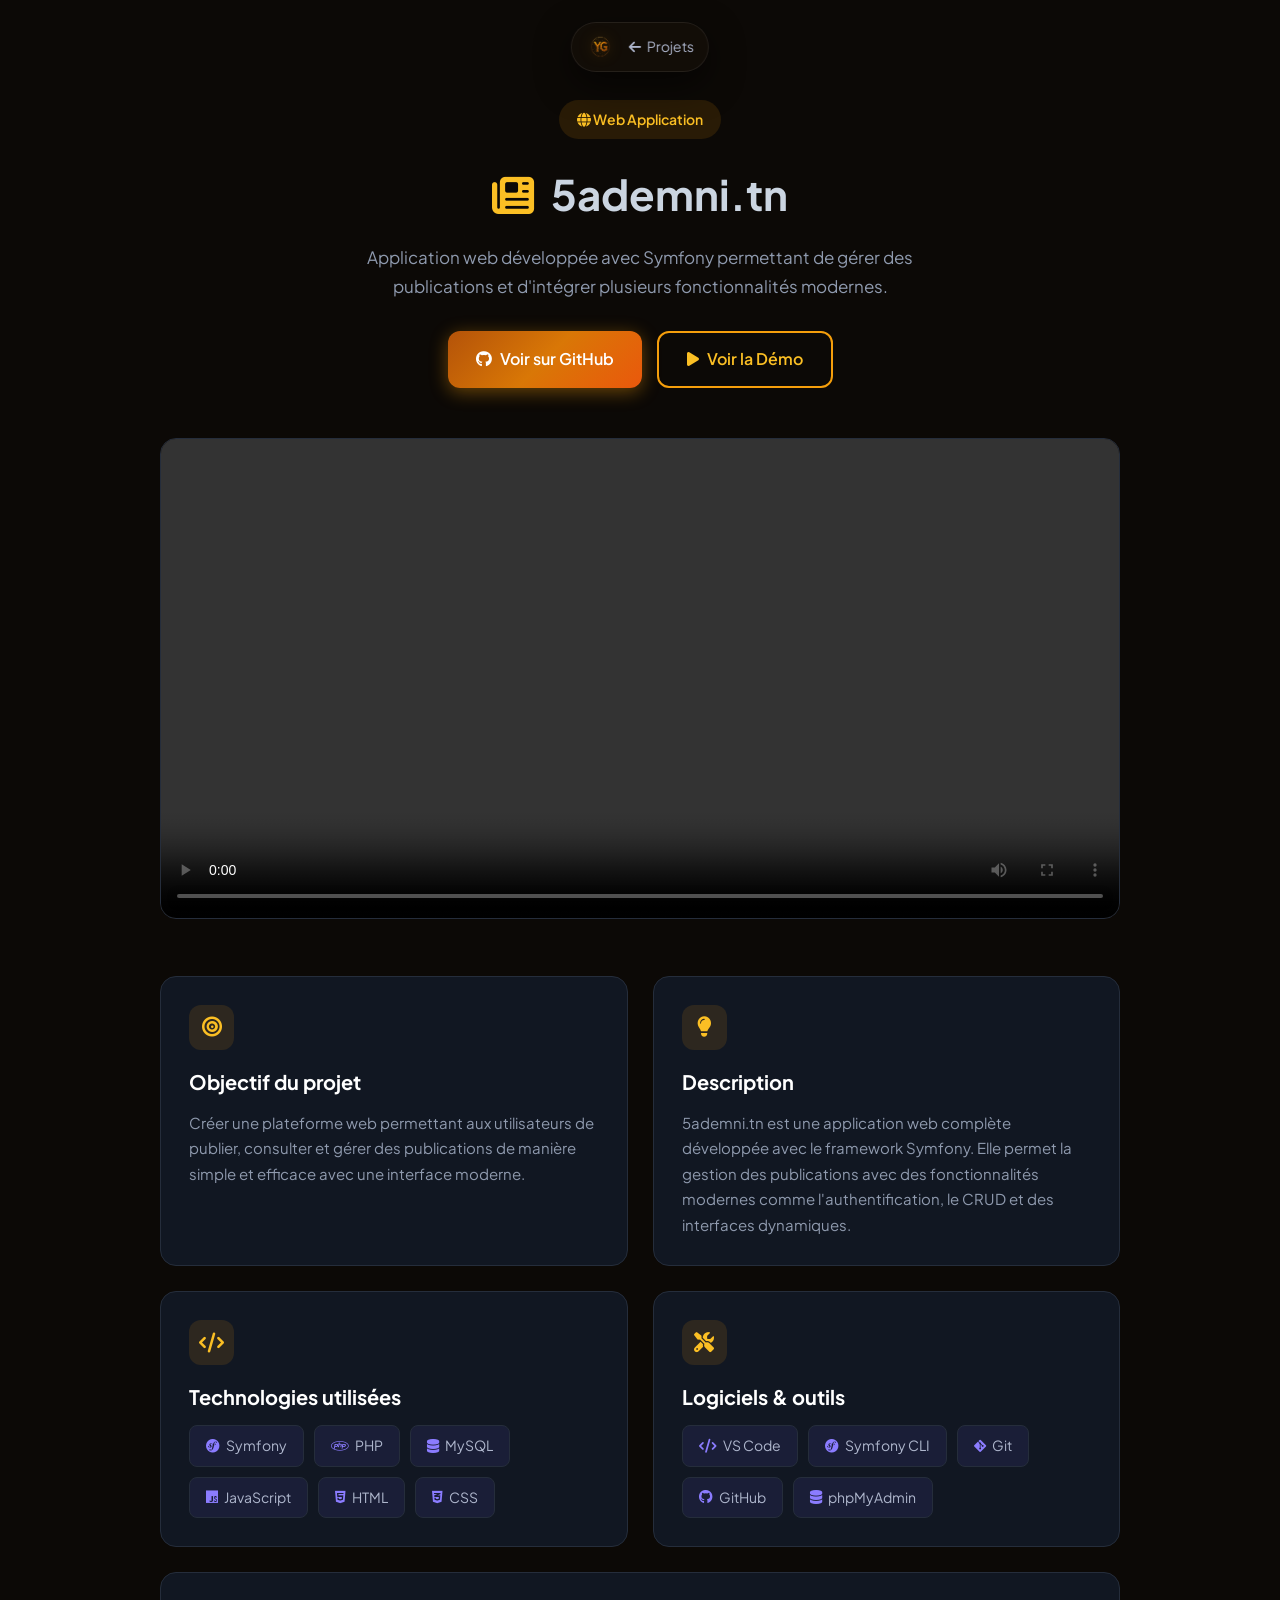
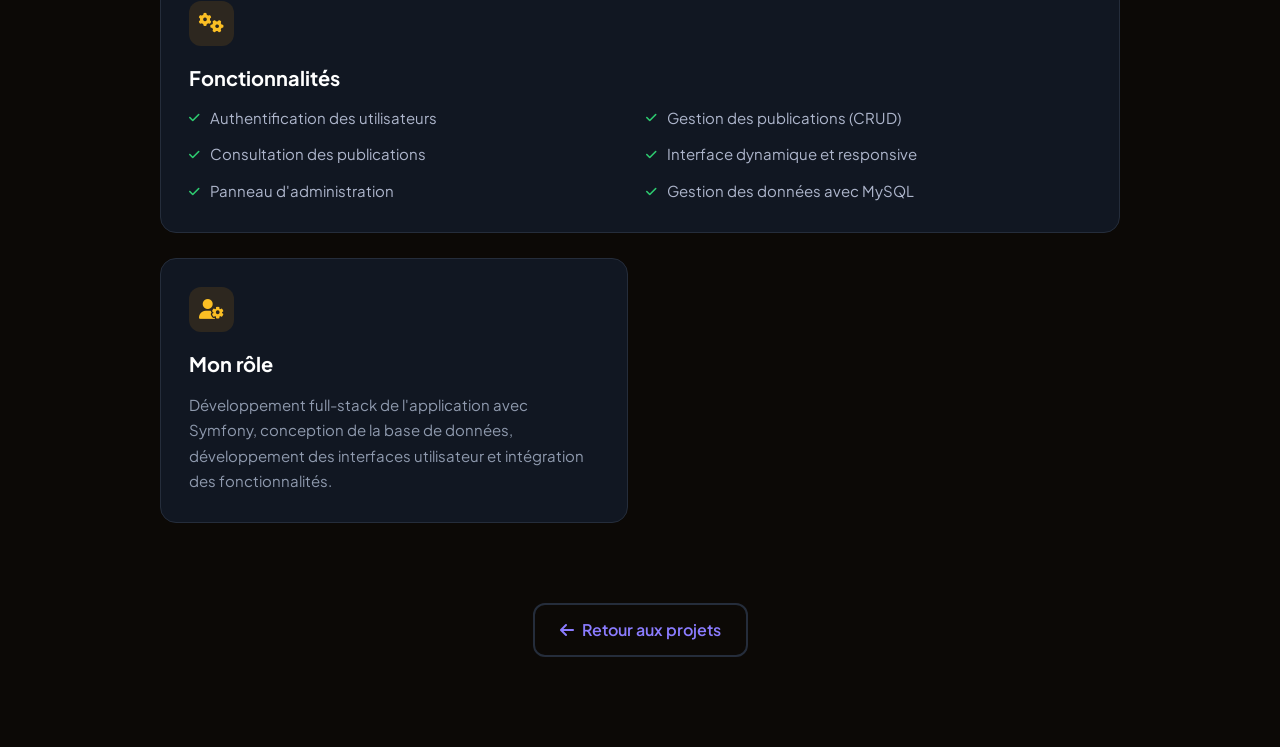
<file: details/5ademni.html>
<!DOCTYPE html>
<html lang="fr">

<head>
    <meta charset="UTF-8">
    <meta name="viewport" content="width=device-width, initial-scale=1.0">
    <title>5ademni.tn | Yassine Gharbi</title>
    <link rel="icon" type="image/png" href="../image/logo.png">
    <link rel="stylesheet" href="https://cdnjs.cloudflare.com/ajax/libs/font-awesome/6.4.0/css/all.min.css">
    <link rel="stylesheet" href="../style.css">
    <link rel="stylesheet" href="details.css">
</head>

<body>

    <!-- Navigation -->
    <header class="navbar-pill">
        <a href="../index.html" class="pill-brand" title="Accueil">
            <img src="../image/logo.png" alt="YG Logo" class="brand-logo">
        </a>
        <a href="../index.html#projects" class="pill-back"><i class="fa-solid fa-arrow-left"></i> Projets</a>
    </header>

    <main class="detail-page">

        <!-- Hero -->
        <section class="detail-hero">
            <span class="detail-badge"><i class="fa-solid fa-globe"></i> Web Application</span>
            <h1><i class="fa-solid fa-newspaper"></i> 5ademni.tn</h1>
            <p>
                Application web développée avec Symfony permettant de gérer
                des publications et d'intégrer plusieurs fonctionnalités modernes.
            </p>
            <div class="detail-actions">
                <a href="https://github.com/rg-esprit/5ademni.tn.git" class="btn-detail-primary" target="_blank">
                    <i class="fa-brands fa-github"></i> Voir sur GitHub
                </a>
                <a href="../videos/5ademni.mp4" class="btn-detail-secondary" target="_blank">
                    <i class="fa-solid fa-play"></i> Voir la Démo
                </a>
            </div>
        </section>

        <!-- Video -->
        <section class="detail-video-section">
            <video controls>
                <source src="../videos/5ademni.mp4" type="video/mp4">
                Votre navigateur ne supporte pas la vidéo.
            </video>
        </section>

        <!-- Info Grid -->
        <section class="detail-grid">

            <div class="detail-card">
                <div class="detail-card-icon"><i class="fa-solid fa-bullseye"></i></div>
                <h3>Objectif du projet</h3>
                <p>
                    Créer une plateforme web permettant aux utilisateurs
                    de publier, consulter et gérer des publications de
                    manière simple et efficace avec une interface moderne.
                </p>
            </div>

            <div class="detail-card">
                <div class="detail-card-icon"><i class="fa-solid fa-lightbulb"></i></div>
                <h3>Description</h3>
                <p>
                    5ademni.tn est une application web complète développée
                    avec le framework Symfony. Elle permet la gestion des
                    publications avec des fonctionnalités modernes comme
                    l'authentification, le CRUD et des interfaces dynamiques.
                </p>
            </div>

            <div class="detail-card">
                <div class="detail-card-icon"><i class="fa-solid fa-code"></i></div>
                <h3>Technologies utilisées</h3>
                <div class="detail-tags">
                    <span><i class="fa-brands fa-symfony"></i> Symfony</span>
                    <span><i class="fa-brands fa-php"></i> PHP</span>
                    <span><i class="fa-solid fa-database"></i> MySQL</span>
                    <span><i class="fa-brands fa-js"></i> JavaScript</span>
                    <span><i class="fa-brands fa-html5"></i> HTML</span>
                    <span><i class="fa-brands fa-css3-alt"></i> CSS</span>
                </div>
            </div>

            <div class="detail-card">
                <div class="detail-card-icon"><i class="fa-solid fa-screwdriver-wrench"></i></div>
                <h3>Logiciels & outils</h3>
                <div class="detail-tags">
                    <span><i class="fa-solid fa-code"></i> VS Code</span>
                    <span><i class="fa-brands fa-symfony"></i> Symfony CLI</span>
                    <span><i class="fa-brands fa-git-alt"></i> Git</span>
                    <span><i class="fa-brands fa-github"></i> GitHub</span>
                    <span><i class="fa-solid fa-database"></i> phpMyAdmin</span>
                </div>
            </div>

            <div class="detail-card full-width">
                <div class="detail-card-icon"><i class="fa-solid fa-gears"></i></div>
                <h3>Fonctionnalités</h3>
                <ul class="detail-features">
                    <li><i class="fa-solid fa-check"></i> Authentification des utilisateurs</li>
                    <li><i class="fa-solid fa-check"></i> Gestion des publications (CRUD)</li>
                    <li><i class="fa-solid fa-check"></i> Consultation des publications</li>
                    <li><i class="fa-solid fa-check"></i> Interface dynamique et responsive</li>
                    <li><i class="fa-solid fa-check"></i> Panneau d'administration</li>
                    <li><i class="fa-solid fa-check"></i> Gestion des données avec MySQL</li>
                </ul>
            </div>

            <div class="detail-card">
                <div class="detail-card-icon"><i class="fa-solid fa-user-gear"></i></div>
                <h3>Mon rôle</h3>
                <p>
                    Développement full-stack de l'application avec Symfony,
                    conception de la base de données, développement des
                    interfaces utilisateur et intégration des fonctionnalités.
                </p>
            </div>

        </section>

        <!-- Back -->
        <div class="detail-back">
            <a href="../index.html#projects">
                <i class="fa-solid fa-arrow-left"></i> Retour aux projets
            </a>
        </div>

    </main>

</body>
</html>
</file>
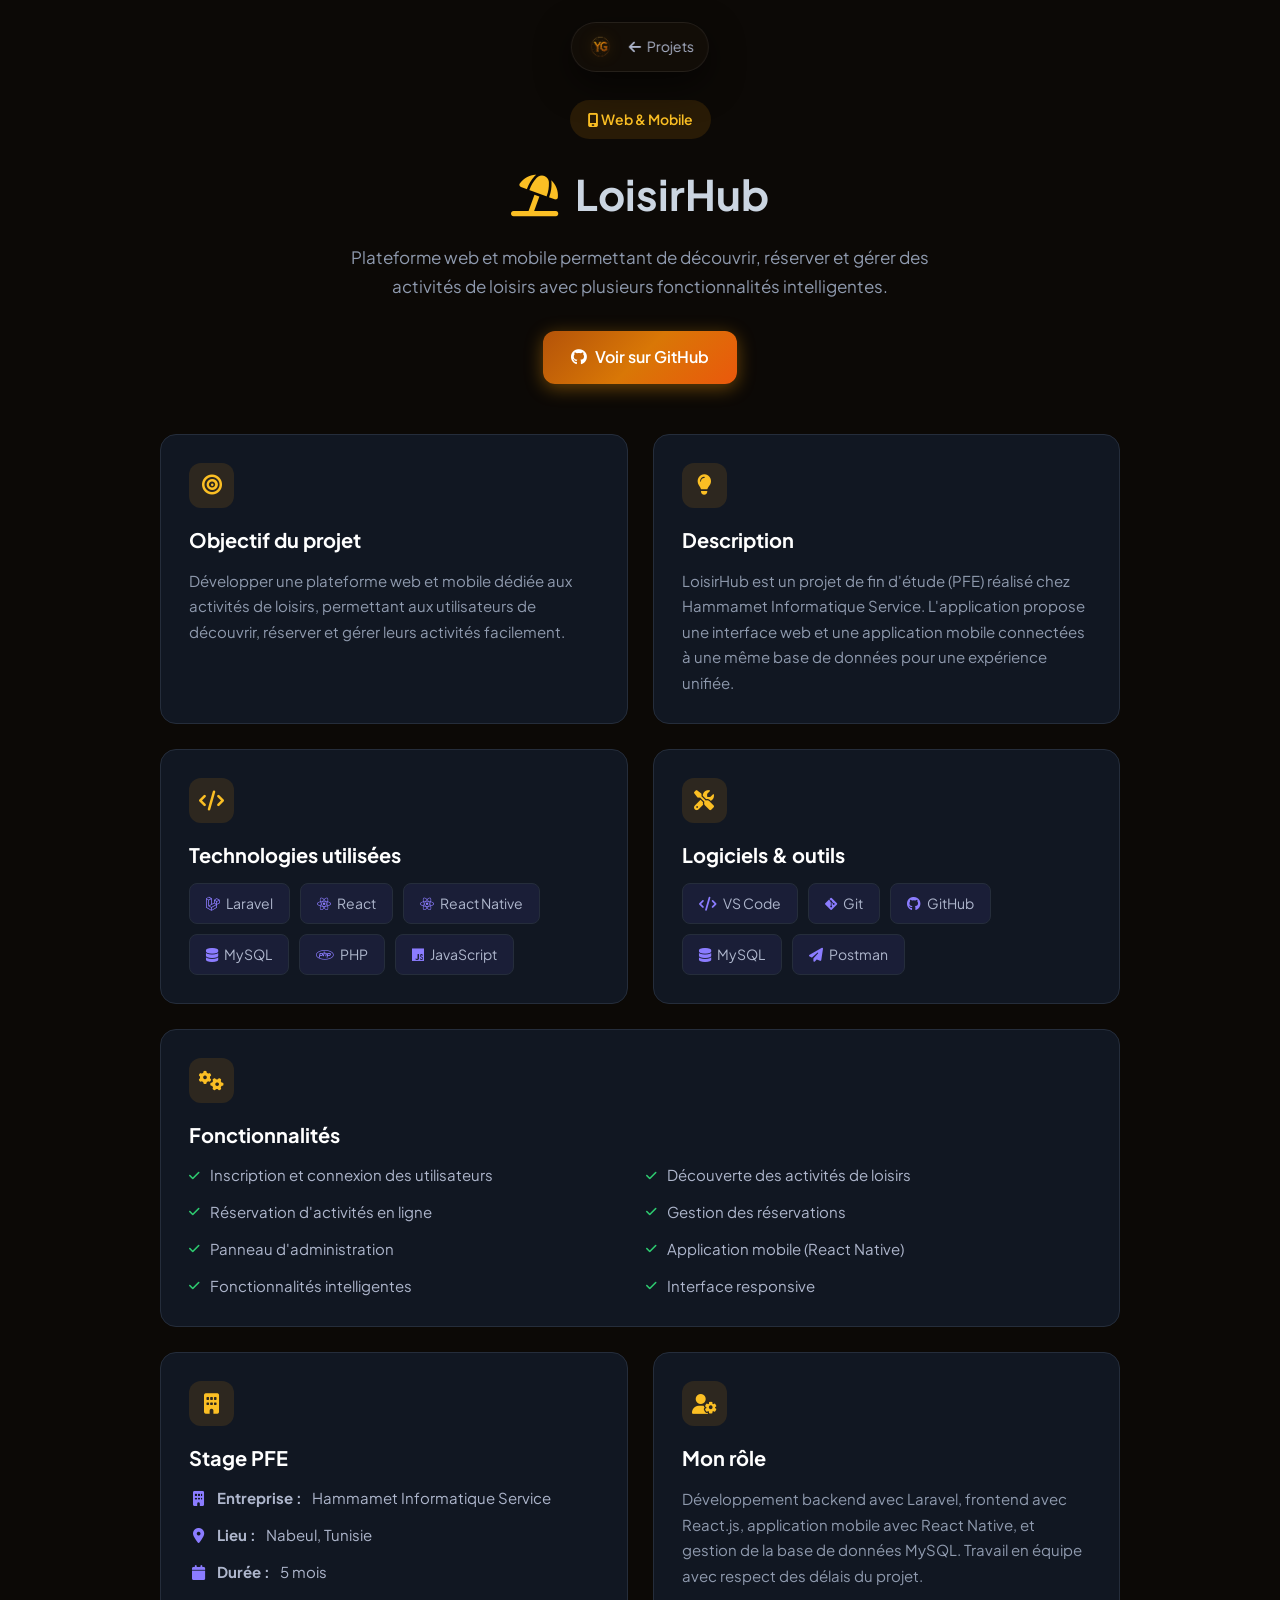
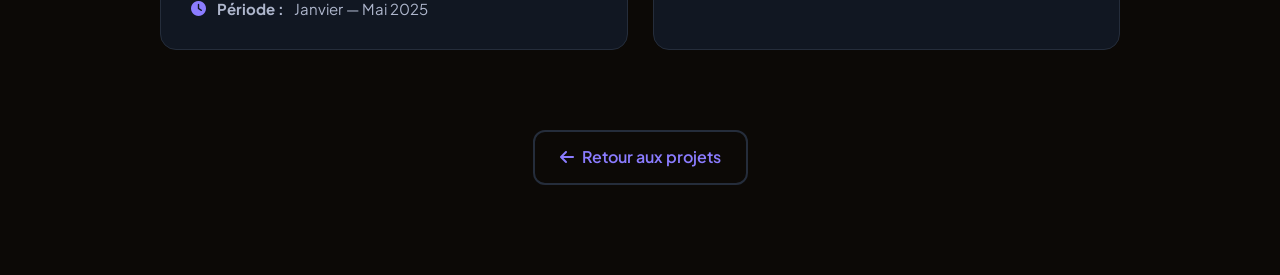
<file: details/loisir-hub.html>
<!DOCTYPE html>
<html lang="fr">

<head>
    <meta charset="UTF-8">
    <meta name="viewport" content="width=device-width, initial-scale=1.0">
    <title>LoisirHub | Yassine Gharbi</title>
    <link rel="icon" type="image/png" href="../image/logo.png">
    <link rel="stylesheet" href="https://cdnjs.cloudflare.com/ajax/libs/font-awesome/6.4.0/css/all.min.css">
    <link rel="stylesheet" href="../style.css">
    <link rel="stylesheet" href="details.css">
</head>

<body>

    <!-- Navigation -->
    <header class="navbar-pill">
        <a href="../index.html" class="pill-brand" title="Accueil">
            <img src="../image/logo.png" alt="YG Logo" class="brand-logo">
        </a>
        <a href="../index.html#projects" class="pill-back"><i class="fa-solid fa-arrow-left"></i> Projets</a>
    </header>

    <main class="detail-page">

        <!-- Hero -->
        <section class="detail-hero">
            <span class="detail-badge"><i class="fa-solid fa-mobile-screen"></i> Web & Mobile</span>
            <h1><i class="fa-solid fa-umbrella-beach"></i> LoisirHub</h1>
            <p>
                Plateforme web et mobile permettant de découvrir,
                réserver et gérer des activités de loisirs avec
                plusieurs fonctionnalités intelligentes.
            </p>
            <div class="detail-actions">
                <a href="https://github.com/yassigh/Loisir_hub.git" class="btn-detail-primary" target="_blank">
                    <i class="fa-brands fa-github"></i> Voir sur GitHub
                </a>
            </div>
        </section>

        <!-- Info Grid -->
        <section class="detail-grid">

            <div class="detail-card">
                <div class="detail-card-icon"><i class="fa-solid fa-bullseye"></i></div>
                <h3>Objectif du projet</h3>
                <p>
                    Développer une plateforme web et mobile dédiée aux
                    activités de loisirs, permettant aux utilisateurs de
                    découvrir, réserver et gérer leurs activités facilement.
                </p>
            </div>

            <div class="detail-card">
                <div class="detail-card-icon"><i class="fa-solid fa-lightbulb"></i></div>
                <h3>Description</h3>
                <p>
                    LoisirHub est un projet de fin d'étude (PFE) réalisé
                    chez Hammamet Informatique Service. L'application propose
                    une interface web et une application mobile connectées
                    à une même base de données pour une expérience unifiée.
                </p>
            </div>

            <div class="detail-card">
                <div class="detail-card-icon"><i class="fa-solid fa-code"></i></div>
                <h3>Technologies utilisées</h3>
                <div class="detail-tags">
                    <span><i class="fa-brands fa-laravel"></i> Laravel</span>
                    <span><i class="fa-brands fa-react"></i> React</span>
                    <span><i class="fa-brands fa-react"></i> React Native</span>
                    <span><i class="fa-solid fa-database"></i> MySQL</span>
                    <span><i class="fa-brands fa-php"></i> PHP</span>
                    <span><i class="fa-brands fa-js"></i> JavaScript</span>
                </div>
            </div>

            <div class="detail-card">
                <div class="detail-card-icon"><i class="fa-solid fa-screwdriver-wrench"></i></div>
                <h3>Logiciels & outils</h3>
                <div class="detail-tags">
                    <span><i class="fa-solid fa-code"></i> VS Code</span>
                    <span><i class="fa-brands fa-git-alt"></i> Git</span>
                    <span><i class="fa-brands fa-github"></i> GitHub</span>
                    <span><i class="fa-solid fa-database"></i> MySQL</span>
                    <span><i class="fa-solid fa-paper-plane"></i> Postman</span>
                </div>
            </div>

            <div class="detail-card full-width">
                <div class="detail-card-icon"><i class="fa-solid fa-gears"></i></div>
                <h3>Fonctionnalités</h3>
                <ul class="detail-features">
                    <li><i class="fa-solid fa-check"></i> Inscription et connexion des utilisateurs</li>
                    <li><i class="fa-solid fa-check"></i> Découverte des activités de loisirs</li>
                    <li><i class="fa-solid fa-check"></i> Réservation d'activités en ligne</li>
                    <li><i class="fa-solid fa-check"></i> Gestion des réservations</li>
                    <li><i class="fa-solid fa-check"></i> Panneau d'administration</li>
                    <li><i class="fa-solid fa-check"></i> Application mobile (React Native)</li>
                    <li><i class="fa-solid fa-check"></i> Fonctionnalités intelligentes</li>
                    <li><i class="fa-solid fa-check"></i> Interface responsive</li>
                </ul>
            </div>

            <div class="detail-card">
                <div class="detail-card-icon"><i class="fa-solid fa-building"></i></div>
                <h3>Stage PFE</h3>
                <ul class="detail-info-list">
                    <li><i class="fa-solid fa-building"></i> <strong>Entreprise :</strong> Hammamet Informatique Service</li>
                    <li><i class="fa-solid fa-location-dot"></i> <strong>Lieu :</strong> Nabeul, Tunisie</li>
                    <li><i class="fa-solid fa-calendar"></i> <strong>Durée :</strong> 5 mois</li>
                    <li><i class="fa-solid fa-clock"></i> <strong>Période :</strong> Janvier — Mai 2025</li>
                </ul>
            </div>

            <div class="detail-card">
                <div class="detail-card-icon"><i class="fa-solid fa-user-gear"></i></div>
                <h3>Mon rôle</h3>
                <p>
                    Développement backend avec Laravel, frontend avec
                    React.js, application mobile avec React Native, et
                    gestion de la base de données MySQL. Travail en
                    équipe avec respect des délais du projet.
                </p>
            </div>

        </section>

        <!-- Back -->
        <div class="detail-back">
            <a href="../index.html#projects">
                <i class="fa-solid fa-arrow-left"></i> Retour aux projets
            </a>
        </div>

    </main>

</body>
</html>
</file>
<file: style.css>
/* ==========================================================================
   PORTFOLIO YASSINE GHARBI — AMBER & GOLD ENTERPRISE DESIGN SYSTEM
   ========================================================================== */

@import url('https://fonts.googleapis.com/css2?family=Outfit:wght@400;500;600;700;800&family=Plus+Jakarta+Sans:wght@300;400;500;600;700;800&display=swap');

/* --------------------------------------------------------------------------
   1. CSS VARIABLES (THÈME AMBRE & OR CHALEUREUX)
   -------------------------------------------------------------------------- */
:root {
    --bg-main: #0c0906;
    --bg-surface: #15100a;
    --bg-surface-elevated: #221810;
    --bg-card: rgba(28, 20, 13, 0.75);
    --bg-card-hover: rgba(40, 28, 18, 0.88);
    --bg-glass-navbar: rgba(20, 14, 9, 0.88);
    --bg-input: rgba(18, 12, 8, 0.9);

    --border-subtle: rgba(255, 255, 255, 0.08);
    --border-medium: rgba(255, 255, 255, 0.15);
    --border-accent: rgba(245, 158, 11, 0.5);
    --border-glow: rgba(251, 191, 36, 0.35);

    --primary: #f59e0b;
    --primary-light: #fbbf24;
    --primary-dark: #d97706;
    --primary-10: rgba(245, 158, 11, 0.12);
    --primary-20: rgba(245, 158, 11, 0.22);
    --primary-glow: rgba(245, 158, 11, 0.4);
    --secondary-glow: rgba(249, 115, 22, 0.35);

    --cyan: #f97316;
    --emerald: #10b981;
    --emerald-glow: rgba(16, 185, 129, 0.35);

    --text-primary: #f8fafc;
    --text-secondary: #cbd5e1;
    --text-muted: #94a3b8;
    --text-dim: #64748b;

    --gradient-primary: linear-gradient(135deg, #d97706 0%, #f59e0b 50%, #f97316 100%);
    --gradient-btn: linear-gradient(135deg, #b45309 0%, #d97706 50%, #ea580c 100%);
    --gradient-text: linear-gradient(135deg, #ffffff 0%, #fef3c7 50%, #f59e0b 100%);

    --font-heading: 'Outfit', 'Plus Jakarta Sans', sans-serif;
    --font-body: 'Plus Jakarta Sans', -apple-system, BlinkMacSystemFont, 'Segoe UI', Roboto, sans-serif;

    --radius-sm: 8px;
    --radius-md: 14px;
    --radius-lg: 20px;
    --radius-xl: 26px;
    --radius-full: 9999px;

    --shadow-sm: 0 4px 12px rgba(0, 0, 0, 0.35);
    --shadow-card: 0 12px 36px -8px rgba(0, 0, 0, 0.6);
    --shadow-card-hover: 0 20px 45px -8px rgba(245, 158, 11, 0.28);
    --shadow-glow: 0 0 30px rgba(245, 158, 11, 0.32);

    --transition-fast: all 0.2s cubic-bezier(0.16, 1, 0.3, 1);
    --transition-smooth: all 0.3s cubic-bezier(0.16, 1, 0.3, 1);
    --transition-spring: all 0.45s cubic-bezier(0.34, 1.56, 0.64, 1);
}

/* --------------------------------------------------------------------------
   2. RESET & STYLES GLOBAUX
   -------------------------------------------------------------------------- */
*, *::before, *::after {
    margin: 0;
    padding: 0;
    box-sizing: border-box;
}

html {
    scroll-behavior: smooth;
    font-size: 16px;
}

body {
    font-family: var(--font-body);
    background-color: var(--bg-main);
    color: var(--text-secondary);
    line-height: 1.65;
    overflow-x: hidden;
    -webkit-font-smoothing: antialiased;
    -moz-osx-font-smoothing: grayscale;
    transition: background-color 0.4s ease, color 0.4s ease;
}

::selection {
    background: var(--primary-glow);
    color: #ffffff;
}

/* Barre de défilement */
::-webkit-scrollbar {
    width: 9px;
}

::-webkit-scrollbar-track {
    background: var(--bg-main);
}

::-webkit-scrollbar-thumb {
    background: #1e293b;
    border-radius: var(--radius-full);
    border: 2px solid var(--bg-main);
}

::-webkit-scrollbar-thumb:hover {
    background: var(--primary);
}

/* --------------------------------------------------------------------------
   3. BARRE DE PROGRESSION
   -------------------------------------------------------------------------- */
.scroll-progress-bar {
    position: fixed;
    top: 0;
    left: 0;
    height: 3px;
    width: 0%;
    background: var(--gradient-primary);
    z-index: 2000;
    transition: width 0.1s ease-out;
    box-shadow: 0 0 10px var(--primary-glow);
}

/* --------------------------------------------------------------------------
   4. NAVIGATION PILL FLOTTANTE & SÉLECTEUR DE THÈMES
   -------------------------------------------------------------------------- */
.navbar-pill {
    position: fixed;
    top: 22px;
    left: 50%;
    transform: translateX(-50%);
    z-index: 1000;
    
    display: flex;
    align-items: center;
    gap: 14px;
    
    background: var(--bg-glass-navbar);
    backdrop-filter: blur(16px);
    -webkit-backdrop-filter: blur(16px);
    border: 1px solid var(--border-subtle);
    border-radius: var(--radius-full);
    padding: 8px 14px 8px 18px;
    box-shadow: 0 12px 35px rgba(0, 0, 0, 0.55);
    
    color: var(--text-primary);
    transition: var(--transition-smooth);
}

.pill-brand {
    display: flex;
    align-items: center;
    gap: 10px;
    text-decoration: none;
    line-height: 1;
    margin-right: 4px;
}

.brand-logo {
    height: 32px;
    width: auto;
    display: block;
    filter: drop-shadow(0 0 8px var(--primary-glow));
    transition: var(--transition-smooth);
}

.brand-text {
    font-family: var(--font-heading);
    font-weight: 700;
    font-size: 15px;
    color: var(--text-primary);
    letter-spacing: -0.3px;
}

.pill-brand:hover .brand-logo {
    transform: scale(1.08) rotate(-3deg);
    filter: drop-shadow(0 0 14px var(--primary-light));
}

.pill-nav {
    display: flex;
    align-items: center;
    gap: 4px;
}

.pill-nav .nav-link {
    color: var(--text-muted);
    text-decoration: none;
    font-size: 13.5px;
    font-weight: 500;
    padding: 7px 14px;
    border-radius: var(--radius-full);
    transition: var(--transition-fast);
    white-space: nowrap;
}

.pill-nav .nav-link:hover {
    color: var(--text-primary);
    background: var(--primary-10);
}

.pill-nav .nav-link.active {
    color: #ffffff;
    background: var(--primary-20);
    box-shadow: inset 0 0 0 1px var(--border-accent);
}

/* Bouton Mon CV */
.pill-cv-btn {
    display: inline-flex;
    align-items: center;
    gap: 8px;
    background: var(--gradient-btn);
    color: #ffffff;
    text-decoration: none;
    padding: 8px 18px;
    border-radius: var(--radius-full);
    font-size: 13px;
    font-weight: 600;
    white-space: nowrap;
    transition: var(--transition-smooth);
    box-shadow: 0 4px 18px var(--primary-glow);
    border: 1px solid rgba(255, 255, 255, 0.15);
}

.pill-cv-btn:hover {
    transform: translateY(-2px);
    box-shadow: 0 8px 24px var(--primary-glow);
    color: #ffffff;
}

/* Menu Hamburger Mobile */
.pill-menu-toggle {
    display: none;
    background: transparent;
    border: none;
    color: var(--text-primary);
    font-size: 18px;
    cursor: pointer;
    padding: 6px 10px;
    border-radius: 10px;
    transition: var(--transition-fast);
}

.pill-menu-toggle:hover {
    color: var(--primary-light);
}

/* Menu Déroulant Mobile */
.mobile-dropdown {
    position: fixed;
    top: 80px;
    left: 50%;
    transform: translateX(-50%) translateY(-10px);
    width: min(92%, 360px);
    background: rgba(10, 16, 32, 0.96);
    backdrop-filter: blur(18px);
    -webkit-backdrop-filter: blur(18px);
    border: 1px solid var(--border-accent);
    border-radius: var(--radius-lg);
    padding: 16px;
    box-shadow: 0 20px 50px rgba(0, 0, 0, 0.7);
    z-index: 999;
    opacity: 0;
    pointer-events: none;
    visibility: hidden;
    transition: var(--transition-smooth);
}

.mobile-dropdown.active {
    opacity: 1;
    pointer-events: all;
    visibility: visible;
    transform: translateX(-50%) translateY(0);
}

.mobile-dropdown nav {
    display: flex;
    flex-direction: column;
    gap: 4px;
}

.mobile-dropdown nav a {
    display: flex;
    align-items: center;
    gap: 12px;
    color: var(--text-secondary);
    text-decoration: none;
    font-size: 14px;
    font-weight: 500;
    padding: 11px 16px;
    border-radius: var(--radius-md);
    transition: var(--transition-fast);
}

.mobile-dropdown nav a i {
    width: 20px;
    text-align: center;
    color: var(--primary-light);
    font-size: 15px;
}

.mobile-dropdown nav a:hover,
.mobile-dropdown nav a.active {
    color: #ffffff;
    background: var(--primary-10);
    transform: translateX(4px);
}

.dropdown-cv-btn {
    margin-top: 8px;
    background: var(--gradient-btn) !important;
    color: #ffffff !important;
    font-weight: 600 !important;
    justify-content: center;
    box-shadow: 0 6px 20px var(--primary-glow);
}

.dropdown-cv-btn i {
    color: #ffffff !important;
}

/* --------------------------------------------------------------------------
   5. HERO SECTION
   -------------------------------------------------------------------------- */
.hero {
    position: relative;
    min-height: 100vh;
    display: flex;
    align-items: center;
    justify-content: center;
    text-align: center;
    padding: 130px 24px 80px;
    overflow: hidden;
}

.ambient-glow {
    position: absolute;
    border-radius: 50%;
    pointer-events: none;
    filter: blur(120px);
    z-index: 0;
}

.glow-1 {
    top: 10%;
    left: 20%;
    width: 450px;
    height: 450px;
    background: radial-gradient(circle, var(--primary-glow) 0%, transparent 70%);
}

.glow-2 {
    bottom: 15%;
    right: 15%;
    width: 500px;
    height: 500px;
    background: radial-gradient(circle, var(--secondary-glow) 0%, transparent 70%);
}

.hero-grid-pattern {
    position: absolute;
    inset: 0;
    background-image: 
        linear-gradient(rgba(255, 255, 255, 0.02) 1px, transparent 1px),
        linear-gradient(90deg, rgba(255, 255, 255, 0.02) 1px, transparent 1px);
    background-size: 50px 50px;
    mask-image: radial-gradient(ellipse at center, black 40%, transparent 80%);
    -webkit-mask-image: radial-gradient(ellipse at center, black 40%, transparent 80%);
    pointer-events: none;
    z-index: 0;
}

.hero-container {
    position: relative;
    z-index: 2;
    max-width: 980px;
    margin: 0 auto;
    display: flex;
    flex-direction: column;
    align-items: center;
}

/* Avatar avec Ring Conique */
.hero-avatar-container {
    position: relative;
    width: 140px;
    height: 140px;
    margin-bottom: 22px;
}

.avatar-ring {
    position: absolute;
    inset: -6px;
    border-radius: 50%;
    background: conic-gradient(from 0deg, var(--primary), var(--cyan), var(--primary-light), var(--primary));
    animation: rotateRing 8s linear infinite;
    opacity: 0.85;
}

.avatar-glow {
    position: absolute;
    inset: -14px;
    border-radius: 50%;
    background: radial-gradient(circle, var(--primary-glow) 0%, var(--secondary-glow) 70%);
    animation: pulseAvatar 3s ease-in-out infinite alternate;
}

.hero-avatar {
    position: relative;
    width: 100%;
    height: 100%;
    border-radius: 50%;
    object-fit: cover;
    z-index: 2;
    border: 3px solid var(--bg-main);
    box-shadow: 0 10px 25px rgba(0, 0, 0, 0.6);
}

@keyframes rotateRing {
    100% { transform: rotate(360deg); }
}

@keyframes pulseAvatar {
    0% { transform: scale(0.96); opacity: 0.6; }
    100% { transform: scale(1.08); opacity: 0.95; }
}

/* Statut Disponibilité */
.hero-status-pill {
    display: inline-flex;
    align-items: center;
    gap: 10px;
    padding: 7px 18px;
    background: var(--bg-card);
    border: 1px solid var(--border-accent);
    border-radius: var(--radius-full);
    font-size: 13.5px;
    font-weight: 500;
    color: #e2e8f0;
    margin-bottom: 16px;
    backdrop-filter: blur(10px);
    box-shadow: 0 4px 15px rgba(0, 0, 0, 0.35);
}

.status-indicator {
    width: 8px;
    height: 8px;
    border-radius: 50%;
    background: var(--emerald);
    box-shadow: 0 0 10px var(--emerald);
    animation: pulseStatus 2s infinite;
}

@keyframes pulseStatus {
    0% { transform: scale(0.95); box-shadow: 0 0 0 0 rgba(16, 185, 129, 0.7); }
    70% { transform: scale(1.1); box-shadow: 0 0 0 9px rgba(16, 185, 129, 0); }
    100% { transform: scale(0.95); box-shadow: 0 0 0 0 rgba(16, 185, 129, 0); }
}

/* Nom Hero */
.hero-name {
    font-family: var(--font-heading);
    font-size: clamp(34px, 5.5vw, 54px);
    font-weight: 800;
    letter-spacing: -1px;
    margin-bottom: 16px;
    line-height: 1.15;
    color: var(--text-primary);
}

.gradient-text {
    background: var(--gradient-text);
    -webkit-background-clip: text;
    -webkit-text-fill-color: transparent;
    display: inline-block;
}

/* Badges de Rôles */
.hero-roles {
    display: flex;
    flex-wrap: wrap;
    justify-content: center;
    gap: 10px;
    margin-bottom: 22px;
    max-width: 860px;
}

.role-badge {
    display: inline-flex;
    align-items: center;
    gap: 8px;
    background: var(--bg-card);
    border: 1px solid var(--border-medium);
    border-radius: var(--radius-full);
    padding: 7px 18px;
    font-size: 13.5px;
    font-weight: 500;
    color: var(--text-secondary);
    backdrop-filter: blur(8px);
    transition: var(--transition-fast);
}

.role-badge i {
    color: var(--primary-light);
    font-size: 14px;
}

.role-badge.highlight-badge {
    background: var(--primary-10);
    border-color: var(--border-accent);
    color: #ffffff;
}

.role-badge.highlight-badge i {
    color: var(--cyan);
}

.role-badge:hover {
    border-color: var(--primary);
    background: var(--primary-20);
    color: #ffffff;
    transform: translateY(-2px);
}

/* Description Hero */
.description {
    max-width: 680px;
    margin: 0 auto 32px;
    font-size: 16px;
    line-height: 1.7;
    color: var(--text-muted);
}

/* Boutons d'Action */
.hero-buttons {
    display: flex;
    justify-content: center;
    flex-wrap: wrap;
    gap: 14px;
    margin-bottom: 45px;
}

.primary-btn,
.accent-btn,
.secondary-btn {
    padding: 13px 26px;
    border-radius: var(--radius-md);
    text-decoration: none;
    font-size: 14.5px;
    font-weight: 600;
    display: inline-flex;
    align-items: center;
    gap: 9px;
    transition: var(--transition-smooth);
    white-space: nowrap;
    border: 1px solid transparent;
}

.primary-btn {
    background: var(--gradient-btn);
    color: #ffffff;
    box-shadow: 0 4px 20px var(--primary-glow);
    border-color: rgba(255, 255, 255, 0.15);
}

.primary-btn:hover {
    transform: translateY(-3px);
    box-shadow: 0 8px 30px var(--primary-glow);
    color: #ffffff;
}

.accent-btn {
    background: var(--primary-10);
    border-color: var(--border-accent);
    color: var(--primary-light);
    box-shadow: 0 4px 18px var(--primary-glow);
}

.accent-btn:hover {
    background: var(--primary-20);
    border-color: var(--primary);
    color: #ffffff;
    transform: translateY(-3px);
}

.secondary-btn {
    background: var(--bg-card);
    border-color: var(--border-medium);
    color: var(--text-secondary);
}

.secondary-btn:hover {
    transform: translateY(-3px);
    border-color: var(--primary-light);
    color: #ffffff;
    background: var(--primary-10);
}

/* Métriques d'Impact (KPIs) */
.hero-metrics {
    display: grid;
    grid-template-columns: repeat(4, 1fr);
    gap: 16px;
    width: 100%;
    max-width: 880px;
    margin-bottom: 25px;
}

.metric-card {
    background: var(--bg-card);
    border: 1px solid var(--border-subtle);
    border-radius: var(--radius-md);
    padding: 18px 16px;
    text-align: left;
    backdrop-filter: blur(12px);
    transition: var(--transition-smooth);
    box-shadow: var(--shadow-sm);
    position: relative;
    overflow: hidden;
}

.metric-card::before {
    content: '';
    position: absolute;
    top: 0;
    left: 0;
    right: 0;
    height: 2px;
    background: var(--gradient-primary);
    opacity: 0;
    transition: var(--transition-fast);
}

.metric-card:hover {
    transform: translateY(-4px);
    border-color: var(--border-accent);
    box-shadow: var(--shadow-card-hover);
    background: var(--bg-card-hover);
}

.metric-card:hover::before {
    opacity: 1;
}

.metric-header {
    display: flex;
    align-items: center;
    justify-content: space-between;
    margin-bottom: 6px;
}

.metric-number {
    font-family: var(--font-heading);
    font-size: 28px;
    font-weight: 800;
    color: #ffffff;
    background: var(--gradient-primary);
    -webkit-background-clip: text;
    -webkit-text-fill-color: transparent;
}

.metric-icon {
    font-size: 18px;
    color: var(--primary-light);
    opacity: 0.8;
}

.metric-label {
    display: block;
    font-size: 13.5px;
    font-weight: 600;
    color: var(--text-primary);
    margin-bottom: 3px;
}

.metric-sub {
    display: block;
    font-size: 11.5px;
    color: var(--text-muted);
}

.location {
    font-size: 13.5px;
    color: var(--text-dim);
    display: flex;
    align-items: center;
    gap: 8px;
}

.location i {
    color: var(--cyan);
}

/* --------------------------------------------------------------------------
   6. TITRES DE SECTIONS
   -------------------------------------------------------------------------- */
.section-title {
    text-align: center;
    margin-bottom: 60px;
    position: relative;
}

.section-badge {
    display: inline-flex;
    align-items: center;
    gap: 8px;
    padding: 6px 14px;
    border-radius: var(--radius-full);
    background: var(--primary-10);
    border: 1px solid var(--border-accent);
    color: var(--primary-light);
    font-size: 12px;
    font-weight: 700;
    letter-spacing: 1.5px;
    text-transform: uppercase;
    margin-bottom: 14px;
}

.section-title h2 {
    font-family: var(--font-heading);
    font-size: clamp(28px, 4.5vw, 42px);
    font-weight: 800;
    letter-spacing: -0.5px;
    color: #ffffff;
    margin-bottom: 12px;
}

.section-subtitle {
    max-width: 620px;
    margin: 0 auto;
    font-size: 15.5px;
    color: var(--text-muted);
    line-height: 1.6;
}

/* --------------------------------------------------------------------------
   7. SECTION : À PROPOS
   -------------------------------------------------------------------------- */
.about {
    padding: 110px 8%;
    background: var(--bg-surface);
    position: relative;
}

.about-content {
    max-width: 1200px;
    margin: auto;
    display: grid;
    grid-template-columns: 1.1fr 0.9fr;
    gap: 60px;
    align-items: center;
}

.about-text h3 {
    font-family: var(--font-heading);
    font-size: clamp(24px, 3.2vw, 32px);
    line-height: 1.3;
    margin-bottom: 22px;
    color: #ffffff;
}

.about-text h3 span {
    color: var(--primary-light);
    display: block;
}

.about-text p {
    font-size: 15.5px;
    line-height: 1.75;
    color: var(--text-muted);
    margin-bottom: 18px;
}

.about-text strong {
    color: var(--text-primary);
}

.about-highlights {
    margin-top: 25px;
    display: flex;
    flex-direction: column;
    gap: 12px;
}

.highlight-item {
    display: flex;
    align-items: center;
    gap: 12px;
    font-size: 14.5px;
    color: var(--text-secondary);
}

.highlight-item i {
    color: var(--emerald);
    font-size: 16px;
    flex-shrink: 0;
}

.about-cards {
    display: grid;
    grid-template-columns: 1fr 1fr;
    gap: 18px;
}

.info-card {
    padding: 24px;
    background: var(--bg-card);
    border: 1px solid var(--border-subtle);
    border-radius: var(--radius-lg);
    display: flex;
    flex-direction: column;
    gap: 14px;
    transition: var(--transition-smooth);
    box-shadow: var(--shadow-sm);
    position: relative;
}

.info-card:hover {
    transform: translateY(-5px);
    border-color: var(--border-accent);
    background: var(--bg-card-hover);
    box-shadow: var(--shadow-card-hover);
}

.info-card-icon {
    width: 48px;
    height: 48px;
    border-radius: var(--radius-md);
    background: var(--primary-10);
    border: 1px solid var(--border-accent);
    display: flex;
    align-items: center;
    justify-content: center;
    font-size: 22px;
    color: var(--primary-light);
}

.info-card h4 {
    font-size: 16.5px;
    font-weight: 700;
    color: #ffffff;
    margin-bottom: 4px;
}

.info-card p {
    color: var(--text-muted);
    font-size: 13.5px;
    line-height: 1.5;
    margin-bottom: 8px;
}

.card-tag {
    display: inline-block;
    padding: 3px 10px;
    border-radius: var(--radius-full);
    background: var(--primary-10);
    border: 1px solid var(--border-accent);
    color: var(--primary-light);
    font-size: 11px;
    font-weight: 600;
}

/* --------------------------------------------------------------------------
   8. SECTION : ATOUTS POUR LES ENTREPRISES
   -------------------------------------------------------------------------- */
.services {
    padding: 110px 8%;
    background: var(--bg-main);
    position: relative;
}

.services-grid {
    max-width: 1200px;
    margin: 0 auto;
    display: grid;
    grid-template-columns: repeat(2, 1fr);
    gap: 28px;
}

.service-card {
    background: var(--bg-card);
    border: 1px solid var(--border-subtle);
    border-radius: var(--radius-lg);
    padding: 34px 30px;
    transition: var(--transition-smooth);
    box-shadow: var(--shadow-sm);
    position: relative;
    overflow: hidden;
}

.service-card::before {
    content: '';
    position: absolute;
    top: 0;
    left: 0;
    width: 100%;
    height: 3px;
    background: var(--gradient-primary);
    opacity: 0;
    transition: var(--transition-fast);
}

.service-card:hover {
    transform: translateY(-6px);
    border-color: var(--border-accent);
    background: var(--bg-card-hover);
    box-shadow: var(--shadow-card-hover);
}

.service-card:hover::before {
    opacity: 1;
}

.service-icon {
    width: 58px;
    height: 58px;
    border-radius: var(--radius-md);
    background: var(--primary-10);
    border: 1px solid var(--border-accent);
    display: flex;
    align-items: center;
    justify-content: center;
    font-size: 26px;
    color: var(--primary-light);
    margin-bottom: 22px;
    transition: var(--transition-fast);
}

.service-card:hover .service-icon {
    background: var(--gradient-btn);
    color: #ffffff;
    box-shadow: 0 0 20px var(--primary-glow);
    transform: scale(1.05);
}

.service-card h3 {
    font-family: var(--font-heading);
    font-size: 21px;
    font-weight: 700;
    color: #ffffff;
    margin-bottom: 12px;
}

.service-card > p {
    font-size: 14.5px;
    line-height: 1.7;
    color: var(--text-muted);
    margin-bottom: 22px;
}

.service-features {
    list-style: none;
    display: flex;
    flex-direction: column;
    gap: 10px;
    border-top: 1px solid var(--border-subtle);
    padding-top: 18px;
}

.service-features li {
    font-size: 13.5px;
    color: var(--text-secondary);
    display: flex;
    align-items: center;
    gap: 10px;
}

.service-features li i {
    color: var(--emerald);
    font-size: 13px;
}

/* --------------------------------------------------------------------------
   9. SECTION : COMPÉTENCES & GALAXY
   -------------------------------------------------------------------------- */
.skills {
    padding: 110px 8%;
    background: var(--bg-surface);
    position: relative;
    overflow: hidden;
}

.skills-galaxy-container {
    position: relative;
    display: flex;
    justify-content: center;
    align-items: center;
    min-height: 580px;
    width: 100%;
    margin: 20px 0 60px;
}

.skills-orbit {
    position: absolute;
    border-radius: 50%;
    border: 1px dashed var(--border-accent);
    pointer-events: none;
}

.orbit-1 {
    width: 370px;
    height: 370px;
    animation: rotateOrbit 60s linear infinite;
}

.orbit-2 {
    width: 480px;
    height: 480px;
    border-color: var(--border-subtle);
    animation: rotateOrbit 90s linear infinite reverse;
}

@keyframes rotateOrbit {
    100% { transform: rotate(360deg); }
}

.skills-galaxy {
    position: relative;
    width: 480px;
    height: 480px;
    display: flex;
    justify-content: center;
    align-items: center;
}

.skill-node {
    position: absolute;
    border-radius: 50%;
    display: flex;
    justify-content: center;
    align-items: center;
    text-align: center;
    color: white;
    font-weight: 700;
    font-size: 13px;
    line-height: 1.3;
    box-shadow: 0 6px 25px rgba(0, 0, 0, 0.55);
    transition: var(--transition-smooth);
    cursor: pointer;
    user-select: none;
}

.skill-node.hub {
    width: 140px;
    height: 140px;
    top: 50%;
    left: 50%;
    transform: translate(-50%, -50%);
    background: var(--gradient-btn);
    z-index: 10;
    font-size: 16px;
    letter-spacing: 1px;
    box-shadow: 0 0 35px var(--primary-glow);
    border: 3px solid rgba(255, 255, 255, 0.2);
    animation: floatHub 4s ease-in-out infinite alternate;
}

.skill-node.satellite {
    width: 95px;
    height: 95px;
    z-index: 5;
    left: calc(50% + var(--x));
    top: calc(50% + var(--y));
    transform: translate(-50%, -50%);
    border: 2px solid rgba(255, 255, 255, 0.25);
}

.skill-node.satellite:hover {
    transform: translate(-50%, -50%) scale(1.18);
    z-index: 20;
    box-shadow: 0 0 30px rgba(255, 255, 255, 0.5);
}

/* Satellites */
.s-angular {
    --x: 0px;
    --y: -185px;
    background: linear-gradient(135deg, #dd0031, #b50028);
    box-shadow: 0 0 20px rgba(221, 0, 49, 0.4);
    animation: floatTop 4.2s ease-in-out infinite alternate;
}

.s-devops {
    --x: 135px;
    --y: -130px;
    background: linear-gradient(135deg, #f05032, #c0392b);
    box-shadow: 0 0 20px rgba(240, 80, 50, 0.4);
    animation: floatTR 4.6s ease-in-out infinite alternate;
}

.s-backend {
    --x: 185px;
    --y: 0px;
    background: linear-gradient(135deg, #2563eb, #1d4ed8);
    box-shadow: 0 0 20px rgba(37, 99, 235, 0.4);
    animation: floatRight 5s ease-in-out infinite alternate;
}

.s-cms {
    --x: 135px;
    --y: 130px;
    background: linear-gradient(135deg, #0ea5e9, #0284c7);
    box-shadow: 0 0 20px rgba(14, 165, 233, 0.4);
    animation: floatBR 4.8s ease-in-out infinite alternate;
}

.s-ai {
    --x: 0px;
    --y: 185px;
    background: linear-gradient(135deg, #d946ef, #a855f7);
    box-shadow: 0 0 20px rgba(217, 70, 239, 0.4);
    animation: floatBottom 4.4s ease-in-out infinite alternate;
}

.s-database {
    --x: -135px;
    --y: 130px;
    background: linear-gradient(135deg, #10b981, #059669);
    box-shadow: 0 0 20px rgba(16, 185, 129, 0.4);
    animation: floatBL 5.2s ease-in-out infinite alternate;
}

.s-mobile {
    --x: -185px;
    --y: 0px;
    background: linear-gradient(135deg, #8b5cf6, #6d28d9);
    box-shadow: 0 0 20px rgba(139, 92, 246, 0.4);
    animation: floatLeft 4.5s ease-in-out infinite alternate;
}

.s-react {
    --x: -135px;
    --y: -130px;
    background: linear-gradient(135deg, #f59e0b, #d97706);
    box-shadow: 0 0 20px rgba(245, 158, 11, 0.4);
    animation: floatTL 4.7s ease-in-out infinite alternate;
}

@keyframes floatHub {
    0% { transform: translate(-50%, -50%) translateY(0); }
    100% { transform: translate(-50%, -50%) translateY(-8px); }
}

@keyframes floatTop {
    0% { transform: translate(-50%, -50%) translateY(0); }
    100% { transform: translate(-50%, -50%) translateY(-10px); }
}

@keyframes floatTR {
    0% { transform: translate(-50%, -50%) translate(0, 0); }
    100% { transform: translate(-50%, -50%) translate(6px, -6px); }
}

@keyframes floatRight {
    0% { transform: translate(-50%, -50%) translateX(0); }
    100% { transform: translate(-50%, -50%) translateX(8px); }
}

@keyframes floatBR {
    0% { transform: translate(-50%, -50%) translate(0, 0); }
    100% { transform: translate(-50%, -50%) translate(6px, 6px); }
}

@keyframes floatBottom {
    0% { transform: translate(-50%, -50%) translateY(0); }
    100% { transform: translate(-50%, -50%) translateY(10px); }
}

@keyframes floatBL {
    0% { transform: translate(-50%, -50%) translate(0, 0); }
    100% { transform: translate(-50%, -50%) translate(-6px, 6px); }
}

@keyframes floatLeft {
    0% { transform: translate(-50%, -50%) translateX(0); }
    100% { transform: translate(-50%, -50%) translateX(-8px); }
}

@keyframes floatTL {
    0% { transform: translate(-50%, -50%) translate(0, 0); }
    100% { transform: translate(-50%, -50%) translate(-6px, -6px); }
}

/* Grille de compétences structurée */
.skills-structured {
    max-width: 1200px;
    margin: 30px auto 0;
    display: grid;
    grid-template-columns: repeat(4, 1fr);
    gap: 20px;
}

.skills-cat-card {
    background: var(--bg-card);
    border: 1px solid var(--border-subtle);
    border-radius: var(--radius-lg);
    padding: 24px;
    transition: var(--transition-smooth);
    box-shadow: var(--shadow-sm);
}

.skills-cat-card:hover {
    transform: translateY(-4px);
    border-color: var(--border-accent);
    background: var(--bg-card-hover);
    box-shadow: var(--shadow-card-hover);
}

.cat-header {
    display: flex;
    align-items: center;
    gap: 12px;
    margin-bottom: 18px;
    padding-bottom: 12px;
    border-bottom: 1px solid var(--border-subtle);
}

.cat-header i {
    font-size: 20px;
    color: var(--primary-light);
}

.cat-header h3 {
    font-size: 16px;
    font-weight: 700;
    color: #ffffff;
}

.skill-tags {
    display: flex;
    flex-wrap: wrap;
    gap: 8px;
}

.skill-tag {
    display: inline-flex;
    align-items: center;
    gap: 6px;
    padding: 6px 12px;
    border-radius: var(--radius-sm);
    background: rgba(255, 255, 255, 0.04);
    border: 1px solid var(--border-subtle);
    color: var(--text-secondary);
    font-size: 12.5px;
    font-weight: 500;
    transition: var(--transition-fast);
}

.skill-tag i {
    color: var(--primary-light);
    font-size: 13px;
}

.skill-tag:hover {
    background: var(--primary-10);
    border-color: var(--primary);
    color: #ffffff;
    transform: translateY(-2px);
}

/* --------------------------------------------------------------------------
   10. SECTION : EXPÉRIENCE EN ENTREPRISE
   -------------------------------------------------------------------------- */
.experience {
    padding: 110px 8%;
    background: var(--bg-main);
    position: relative;
}

.experience-container {
    max-width: 1050px;
    margin: 40px auto 0;
    display: flex;
    flex-direction: column;
    gap: 28px;
}

.experience-card {
    display: grid;
    grid-template-columns: 240px 1fr;
    gap: 35px;
    padding: 32px;
    background: var(--bg-card);
    border: 1px solid var(--border-subtle);
    border-radius: var(--radius-lg);
    transition: var(--transition-smooth);
    box-shadow: var(--shadow-sm);
    position: relative;
}

.experience-card:hover {
    transform: translateY(-5px);
    border-color: var(--border-accent);
    background: var(--bg-card-hover);
    box-shadow: var(--shadow-card-hover);
}

.experience-card.featured-exp {
    border-color: var(--border-accent);
    background: var(--bg-card-hover);
}

.experience-date-col {
    display: flex;
    flex-direction: column;
    gap: 8px;
}

.experience-date {
    display: flex;
    align-items: center;
    gap: 7px;
    color: var(--primary-light);
    font-weight: 700;
    font-size: 14.5px;
}

.exp-duration {
    font-size: 12.5px;
    color: var(--text-dim);
}

.exp-badge {
    align-self: flex-start;
    margin-top: 4px;
    padding: 4px 12px;
    border-radius: var(--radius-full);
    background: rgba(255, 255, 255, 0.05);
    border: 1px solid var(--border-subtle);
    color: var(--text-muted);
    font-size: 12px;
    font-weight: 600;
}

.exp-badge.pfe-badge {
    background: var(--primary-10);
    border-color: var(--border-accent);
    color: var(--primary-light);
}

.experience-header {
    display: flex;
    align-items: center;
    gap: 16px;
    margin-bottom: 14px;
}

.company-logo {
    width: 54px;
    height: 54px;
    border-radius: var(--radius-md);
    object-fit: contain;
    background: #111726;
    padding: 6px;
    border: 1px solid var(--border-subtle);
    flex-shrink: 0;
    box-shadow: 0 4px 12px rgba(0, 0, 0, 0.3);
}

.experience-header h3 {
    font-family: var(--font-heading);
    font-size: 21px;
    font-weight: 700;
    color: #ffffff;
    margin-bottom: 3px;
}

.experience-header h4 {
    color: var(--text-muted);
    font-size: 14px;
    font-weight: 400;
}

.experience-content > p {
    color: var(--text-muted);
    font-size: 15px;
    line-height: 1.65;
    margin-bottom: 14px;
}

.exp-points {
    padding-left: 18px;
    color: var(--text-secondary);
    font-size: 14px;
    line-height: 1.8;
    margin-bottom: 20px;
}

.exp-tags {
    display: flex;
    flex-wrap: wrap;
    gap: 8px;
}

.exp-tags span {
    padding: 5px 12px;
    background: rgba(15, 23, 42, 0.7);
    border: 1px solid var(--border-subtle);
    border-radius: var(--radius-full);
    color: var(--text-muted);
    font-size: 12px;
    font-weight: 500;
}

/* --------------------------------------------------------------------------
   11. SECTION : PROJETS & FILTRAGE
   -------------------------------------------------------------------------- */
.projects {
    padding: 110px 8%;
    background: var(--bg-surface);
    position: relative;
}

.projects-filter {
    display: flex;
    justify-content: center;
    flex-wrap: wrap;
    gap: 10px;
    margin-bottom: 45px;
}

.filter-btn {
    background: var(--bg-card);
    border: 1px solid var(--border-subtle);
    color: var(--text-secondary);
    padding: 9px 20px;
    border-radius: var(--radius-full);
    font-size: 13.5px;
    font-weight: 600;
    cursor: pointer;
    display: inline-flex;
    align-items: center;
    gap: 8px;
    transition: var(--transition-fast);
}

.filter-btn:hover {
    color: #ffffff;
    border-color: var(--primary-light);
    background: var(--primary-10);
}

.filter-btn.active {
    background: var(--gradient-btn);
    color: #ffffff;
    border-color: transparent;
    box-shadow: 0 4px 18px var(--primary-glow);
}

.projects-grid {
    max-width: 1240px;
    margin: auto;
    display: grid;
    grid-template-columns: repeat(2, 1fr);
    gap: 32px;
}

.project-card {
    overflow: hidden;
    background: var(--bg-card);
    border: 1px solid var(--border-subtle);
    border-radius: var(--radius-lg);
    transition: var(--transition-smooth);
    box-shadow: var(--shadow-sm);
    display: flex;
    flex-direction: column;
}

.project-card:hover {
    transform: translateY(-8px);
    border-color: var(--border-accent);
    box-shadow: var(--shadow-card-hover);
}

.project-video,
.project-image {
    position: relative;
    width: 100%;
    height: 250px;
    background: #090d16;
    overflow: hidden;
}

.project-video video {
    width: 100%;
    height: 100%;
    object-fit: cover;
    display: block;
}

.project-placeholder-visual {
    width: 100%;
    height: 100%;
    display: flex;
    flex-direction: column;
    align-items: center;
    justify-content: center;
    gap: 12px;
    background: radial-gradient(circle at center, var(--bg-surface-elevated) 0%, var(--bg-main) 100%);
    color: var(--primary-light);
    font-size: 54px;
}

.visual-sub {
    font-size: 14px;
    font-weight: 600;
    color: var(--text-muted);
}

.project-type {
    position: absolute;
    top: 14px;
    right: 14px;
    padding: 6px 14px;
    border-radius: var(--radius-full);
    background: rgba(8, 12, 22, 0.88);
    backdrop-filter: blur(8px);
    border: 1px solid var(--border-subtle);
    color: #e2e8f0;
    font-size: 12px;
    font-weight: 600;
    display: inline-flex;
    align-items: center;
    gap: 6px;
    z-index: 5;
}

.project-content {
    padding: 28px;
    display: flex;
    flex-direction: column;
    flex-grow: 1;
}

.project-header-info {
    display: flex;
    align-items: center;
    justify-content: space-between;
    margin-bottom: 10px;
}

.project-content h3 {
    font-family: var(--font-heading);
    font-size: 23px;
    font-weight: 700;
    color: #ffffff;
}

.project-status-dot {
    width: 10px;
    height: 10px;
    border-radius: 50%;
    background: var(--emerald);
    box-shadow: 0 0 8px var(--emerald);
}

.project-content > p {
    color: var(--text-muted);
    font-size: 14.5px;
    line-height: 1.7;
    margin-bottom: 20px;
    flex-grow: 1;
}

.project-tech {
    display: flex;
    flex-wrap: wrap;
    gap: 8px;
    margin-bottom: 24px;
}

.project-tech span {
    padding: 5px 12px;
    background: rgba(255, 255, 255, 0.04);
    border: 1px solid var(--border-subtle);
    border-radius: var(--radius-sm);
    color: var(--text-secondary);
    font-size: 12px;
    font-weight: 500;
    display: inline-flex;
    align-items: center;
    gap: 6px;
}

.project-tech span i {
    color: var(--primary-light);
}

.project-buttons {
    display: flex;
    gap: 10px;
    margin-top: auto;
}

.project-btn {
    flex: 1;
    padding: 10px 14px;
    text-align: center;
    text-decoration: none;
    border-radius: var(--radius-md);
    border: 1px solid var(--border-medium);
    background: rgba(20, 28, 48, 0.7);
    color: var(--text-secondary);
    font-size: 13.5px;
    font-weight: 600;
    display: inline-flex;
    align-items: center;
    justify-content: center;
    gap: 7px;
    transition: var(--transition-fast);
}

.project-btn:hover {
    border-color: var(--primary-light);
    color: #ffffff;
    background: var(--primary-10);
    transform: translateY(-2px);
}

.primary-project-btn {
    background: var(--gradient-btn);
    border-color: transparent;
    color: #ffffff;
    box-shadow: 0 4px 15px var(--primary-glow);
}

.primary-project-btn:hover {
    box-shadow: 0 6px 20px var(--primary-glow);
    color: #ffffff;
}

/* --------------------------------------------------------------------------
   12. SECTION : CONTACT
   -------------------------------------------------------------------------- */
.contact {
    padding: 110px 8%;
    background: var(--bg-main);
    position: relative;
}

.contact-container {
    max-width: 1150px;
    margin: 40px auto 0;
    display: grid;
    grid-template-columns: 1fr 1.1fr;
    gap: 50px;
}

.contact-info h3 {
    font-family: var(--font-heading);
    font-size: 26px;
    font-weight: 700;
    color: #ffffff;
    margin-bottom: 12px;
}

.contact-info > p {
    color: var(--text-muted);
    line-height: 1.7;
    margin-bottom: 30px;
    font-size: 15px;
}

.contact-item {
    display: flex;
    align-items: center;
    gap: 18px;
    padding: 18px 20px;
    margin-bottom: 16px;
    background: var(--bg-card);
    border: 1px solid var(--border-subtle);
    border-radius: var(--radius-md);
    transition: var(--transition-fast);
}

.contact-item:hover {
    transform: translateX(6px);
    border-color: var(--border-accent);
    background: var(--bg-card-hover);
}

.contact-item > span {
    width: 46px;
    height: 46px;
    border-radius: var(--radius-md);
    background: var(--primary-10);
    border: 1px solid var(--border-accent);
    display: flex;
    align-items: center;
    justify-content: center;
    font-size: 20px;
    color: var(--primary-light);
    flex-shrink: 0;
}

.contact-item-text {
    flex-grow: 1;
}

.contact-item-text h4 {
    font-size: 14.5px;
    font-weight: 600;
    color: #ffffff;
    margin-bottom: 2px;
}

.contact-item-text a {
    color: var(--text-muted);
    text-decoration: none;
    font-size: 14px;
    transition: var(--transition-fast);
}

.contact-item-text a:hover {
    color: var(--primary-light);
}

.location-sub {
    color: var(--text-muted);
    font-size: 13.5px;
}

.copyable-email {
    cursor: pointer;
}

.email-display {
    display: block;
    color: var(--text-secondary);
    font-size: 14px;
    font-family: inherit;
    margin-bottom: 4px;
}

.copy-badge {
    display: inline-flex;
    align-items: center;
    gap: 5px;
    font-size: 11.5px;
    color: var(--primary-light);
    font-weight: 600;
    transition: var(--transition-fast);
}

.copyable-email:hover .copy-badge {
    color: var(--cyan);
}

/* Formulaire */
.contact-form {
    background: var(--bg-card);
    border: 1px solid var(--border-subtle);
    border-radius: var(--radius-lg);
    padding: 36px 32px;
    box-shadow: var(--shadow-sm);
}

.form-header {
    display: flex;
    align-items: center;
    justify-content: space-between;
    margin-bottom: 24px;
}

.form-header h3 {
    font-family: var(--font-heading);
    font-size: 22px;
    font-weight: 700;
    color: #ffffff;
}

.contact-form form {
    display: flex;
    flex-direction: column;
    gap: 18px;
}

.form-group {
    display: flex;
    flex-direction: column;
    gap: 7px;
}

.form-group label {
    font-size: 13.5px;
    font-weight: 600;
    color: var(--text-secondary);
}

.contact-form input,
.contact-form textarea {
    width: 100%;
    padding: 13px 16px;
    background: var(--bg-input);
    border: 1px solid var(--border-medium);
    border-radius: var(--radius-md);
    color: #ffffff;
    font-family: inherit;
    font-size: 14.5px;
    outline: none;
    transition: var(--transition-fast);
}

.contact-form input:focus,
.contact-form textarea:focus {
    border-color: var(--primary);
    box-shadow: 0 0 15px var(--primary-glow);
    background: rgba(15, 23, 42, 0.95);
}

.contact-form textarea {
    resize: vertical;
}

.contact-form button[type="submit"] {
    margin-top: 8px;
    padding: 14px 24px;
    background: var(--gradient-btn);
    border: 1px solid rgba(255, 255, 255, 0.15);
    border-radius: var(--radius-md);
    color: #ffffff;
    font-size: 15px;
    font-weight: 700;
    cursor: pointer;
    display: inline-flex;
    align-items: center;
    justify-content: center;
    gap: 10px;
    transition: var(--transition-smooth);
    box-shadow: 0 4px 20px var(--primary-glow);
}

.contact-form button[type="submit"]:hover {
    transform: translateY(-2px);
    box-shadow: 0 8px 25px var(--primary-glow);
}

/* --------------------------------------------------------------------------
   13. FOOTER
   -------------------------------------------------------------------------- */
.footer {
    padding: 40px 8%;
    display: flex;
    align-items: center;
    justify-content: space-between;
    gap: 20px;
    background: #030509;
    border-top: 1px solid var(--border-subtle);
}

.footer-brand {
    display: flex;
    align-items: center;
    gap: 14px;
}

.footer-logo {
    height: 38px;
    width: auto;
    object-fit: contain;
    filter: drop-shadow(0 0 10px var(--primary-glow));
}

.footer-brand-name {
    display: block;
    font-family: var(--font-heading);
    font-weight: 700;
    font-size: 16px;
    color: #ffffff;
}

.footer-tagline {
    display: block;
    font-size: 12px;
    color: var(--text-dim);
}

.footer-copy {
    color: var(--text-dim);
    font-size: 13px;
    text-align: center;
}

.footer-links {
    display: flex;
    gap: 14px;
}

.footer-links a {
    width: 38px;
    height: 38px;
    border-radius: 50%;
    background: rgba(255, 255, 255, 0.04);
    border: 1px solid var(--border-subtle);
    display: flex;
    align-items: center;
    justify-content: center;
    color: var(--text-muted);
    text-decoration: none;
    font-size: 15px;
    transition: var(--transition-fast);
}

.footer-links a:hover {
    color: #ffffff;
    background: var(--gradient-btn);
    border-color: transparent;
    transform: translateY(-3px);
    box-shadow: 0 4px 15px var(--primary-glow);
}

/* --------------------------------------------------------------------------
   14. BOUTON RETOUR EN HAUT & TOAST
   -------------------------------------------------------------------------- */
.scroll-to-top {
    position: fixed;
    bottom: 30px;
    right: 30px;
    width: 46px;
    height: 46px;
    border-radius: 50%;
    background: var(--gradient-btn);
    border: 1px solid rgba(255, 255, 255, 0.2);
    color: #ffffff;
    font-size: 16px;
    display: flex;
    align-items: center;
    justify-content: center;
    cursor: pointer;
    box-shadow: 0 6px 20px rgba(0, 0, 0, 0.5);
    z-index: 990;
    opacity: 0;
    visibility: hidden;
    transform: translateY(15px);
    transition: var(--transition-smooth);
}

.scroll-to-top.visible {
    opacity: 1;
    visibility: visible;
    transform: translateY(0);
}

.scroll-to-top:hover {
    transform: translateY(-4px);
    box-shadow: 0 10px 25px var(--primary-glow);
}

.copy-toast {
    position: fixed;
    bottom: 35px;
    left: 50%;
    transform: translateX(-50%) translateY(20px);
    background: rgba(15, 23, 42, 0.95);
    border: 1px solid var(--emerald);
    color: #ffffff;
    padding: 12px 24px;
    border-radius: var(--radius-full);
    font-size: 14px;
    font-weight: 600;
    display: flex;
    align-items: center;
    gap: 10px;
    box-shadow: 0 10px 30px rgba(0, 0, 0, 0.6);
    z-index: 2000;
    opacity: 0;
    pointer-events: none;
    transition: var(--transition-smooth);
    backdrop-filter: blur(12px);
}

.copy-toast i {
    color: var(--emerald);
    font-size: 16px;
}

.copy-toast.active {
    opacity: 1;
    transform: translateX(-50%) translateY(0);
}

/* --------------------------------------------------------------------------
   15. RESPONSIVE MEDIA QUERIES
   -------------------------------------------------------------------------- */
@media (max-width: 1100px) {
    .hero-metrics {
        grid-template-columns: repeat(2, 1fr);
    }

    .about-content {
        grid-template-columns: 1fr;
        gap: 40px;
    }

    .skills-structured {
        grid-template-columns: repeat(2, 1fr);
    }
}

@media (max-width: 900px) {
    .pill-nav,
    .pill-cv-btn {
        display: none !important;
    }

    .pill-menu-toggle {
        display: flex;
        align-items: center;
        justify-content: center;
    }

    .navbar-pill {
        padding: 8px 16px;
        gap: 14px;
    }

    .services-grid {
        grid-template-columns: 1fr;
    }

    .projects-grid {
        grid-template-columns: 1fr;
    }

    .contact-container {
        grid-template-columns: 1fr;
        gap: 35px;
    }
}

@media (max-width: 768px) {
    .hero {
        padding: 110px 18px 60px;
    }

    .hero-metrics {
        grid-template-columns: 1fr;
    }

    .skills-galaxy {
        transform: scale(0.72);
    }

    .skills-galaxy-container {
        min-height: 440px;
    }

    .experience-card {
        grid-template-columns: 1fr;
        gap: 16px;
        padding: 24px;
    }

    .skills-structured {
        grid-template-columns: 1fr;
    }

    .about-cards {
        grid-template-columns: 1fr;
    }

    .footer {
        flex-direction: column;
        text-align: center;
        gap: 20px;
    }

    .footer-brand {
        justify-content: center;
    }
}

@media (max-width: 480px) {
    .hero-name {
        font-size: 30px;
    }

    .role-badge {
        font-size: 12px;
        padding: 6px 14px;
    }

    .hero-buttons {
        flex-direction: column;
        width: 100%;
    }

    .hero-buttons a {
        width: 100%;
        justify-content: center;
    }

    .skills-galaxy {
        transform: scale(0.62);
    }
}
</file>
<file: details/details.css>
/* =========================
   DETAIL PAGES — SHARED CSS
========================= */

.detail-page {
    max-width: 1000px;
    margin: 0 auto;
    padding: 100px 20px 60px;
}

/* Hero */
.detail-hero {
    text-align: center;
    margin-bottom: 50px;
}

.detail-badge {
    display: inline-block;
    background: var(--primary-10, rgba(245, 158, 11, 0.15));
    color: var(--primary-light, #fbbf24);
    padding: 8px 18px;
    border-radius: 30px;
    font-size: 14px;
    font-weight: 600;
    margin-bottom: 20px;
}

.detail-hero h1 {
    font-size: 42px;
    margin-bottom: 15px;
}

.detail-hero h1 i {
    margin-right: 10px;
    color: var(--primary-light, #fbbf24);
}

.detail-hero > p {
    color: #8f9aae;
    font-size: 17px;
    line-height: 1.7;
    max-width: 600px;
    margin: 0 auto 30px;
}

/* Detail Action Buttons */
.detail-actions {
    display: flex;
    gap: 15px;
    justify-content: center;
    flex-wrap: wrap;
}

.btn-detail-primary {
    display: inline-flex;
    align-items: center;
    gap: 8px;
    padding: 13px 28px;
    background: var(--gradient-btn, linear-gradient(135deg, #d97706, #f59e0b));
    color: white;
    border-radius: 12px;
    text-decoration: none;
    font-weight: 600;
    transition: 0.3s;
    box-shadow: 0 4px 18px var(--primary-glow, rgba(245, 158, 11, 0.35));
}

.btn-detail-primary:hover {
    transform: translateY(-2px);
    box-shadow: 0 8px 25px var(--primary-glow, rgba(245, 158, 11, 0.5));
}

.btn-detail-secondary {
    display: inline-flex;
    align-items: center;
    gap: 8px;
    padding: 13px 28px;
    border: 2px solid var(--primary, #f59e0b);
    color: var(--primary-light, #fbbf24);
    border-radius: 12px;
    text-decoration: none;
    font-weight: 600;
    transition: 0.3s;
}

.btn-detail-secondary:hover {
    background: var(--primary, #f59e0b);
    color: white;
    transform: translateY(-2px);
}

/* Video */
.detail-video-section {
    margin-bottom: 50px;
}

.detail-video-section video {
    width: 100%;
    border-radius: 16px;
    border: 1px solid #252d3b;
}

/* Info Grid */
.detail-grid {
    display: grid;
    grid-template-columns: 1fr 1fr;
    gap: 25px;
    margin-bottom: 50px;
}

/* Cards */
.detail-card {
    background: #111722;
    border: 1px solid #252d3b;
    border-radius: 16px;
    padding: 28px;
    transition: 0.3s;
}

.detail-card:hover {
    border-color: var(--primary, #f59e0b);
    transform: translateY(-3px);
    box-shadow: 0 8px 25px rgba(0, 0, 0, 0.3);
}

.detail-card.full-width {
    grid-column: 1 / -1;
}

.detail-card-icon {
    width: 45px;
    height: 45px;
    display: flex;
    align-items: center;
    justify-content: center;
    background: var(--primary-10, rgba(245, 158, 11, 0.15));
    color: var(--primary-light, #fbbf24);
    border-radius: 12px;
    font-size: 20px;
    margin-bottom: 15px;
}

.detail-card h3 {
    font-size: 20px;
    margin-bottom: 12px;
    color: white;
}

.detail-card p {
    color: #8f9aae;
    line-height: 1.7;
    font-size: 15px;
}

/* Tags */
.detail-tags {
    display: flex;
    flex-wrap: wrap;
    gap: 10px;
}

.detail-tags span {
    display: inline-flex;
    align-items: center;
    gap: 6px;
    background: rgba(108, 92, 231, 0.1);
    color: #aeb6cc;
    padding: 8px 16px;
    border-radius: 8px;
    font-size: 14px;
    border: 1px solid #252d3b;
}

.detail-tags span i {
    color: #8b7cff;
}

/* Features List */
.detail-features {
    list-style: none;
    padding: 0;
    display: grid;
    grid-template-columns: 1fr 1fr;
    gap: 12px;
}

.detail-features li {
    display: flex;
    align-items: center;
    gap: 10px;
    color: #aeb6cc;
    font-size: 15px;
}

.detail-features li i {
    color: #2ecc71;
    font-size: 12px;
    flex-shrink: 0;
}

/* Info list (stage details) */
.detail-info-list {
    list-style: none;
    padding: 0;
    display: flex;
    flex-direction: column;
    gap: 12px;
}

.detail-info-list li {
    display: flex;
    align-items: center;
    gap: 10px;
    color: #aeb6cc;
    font-size: 15px;
}

.detail-info-list li i {
    color: #8b7cff;
    width: 18px;
    text-align: center;
    flex-shrink: 0;
}

/* Back Button */
.detail-back {
    text-align: center;
    padding: 30px 0;
}

.detail-back a {
    display: inline-flex;
    align-items: center;
    gap: 8px;
    color: #8b7cff;
    text-decoration: none;
    font-size: 16px;
    font-weight: 600;
    padding: 12px 25px;
    border: 2px solid #252d3b;
    border-radius: 12px;
    transition: 0.3s;
}

.detail-back a:hover {
    border-color: #6c5ce7;
    background: rgba(108, 92, 231, 0.1);
}

/* Pill back link */
.pill-back {
    display: inline-flex;
    align-items: center;
    gap: 6px;
    color: #aeb6cc;
    text-decoration: none;
    font-size: 14px;
    transition: 0.3s;
}

.pill-back:hover {
    color: var(--primary-light, #fbbf24);
}

/* Responsive */
@media (max-width: 768px) {
    .detail-grid {
        grid-template-columns: 1fr;
    }

    .detail-features {
        grid-template-columns: 1fr;
    }

    .detail-hero h1 {
        font-size: 30px;
    }
}
</file>
